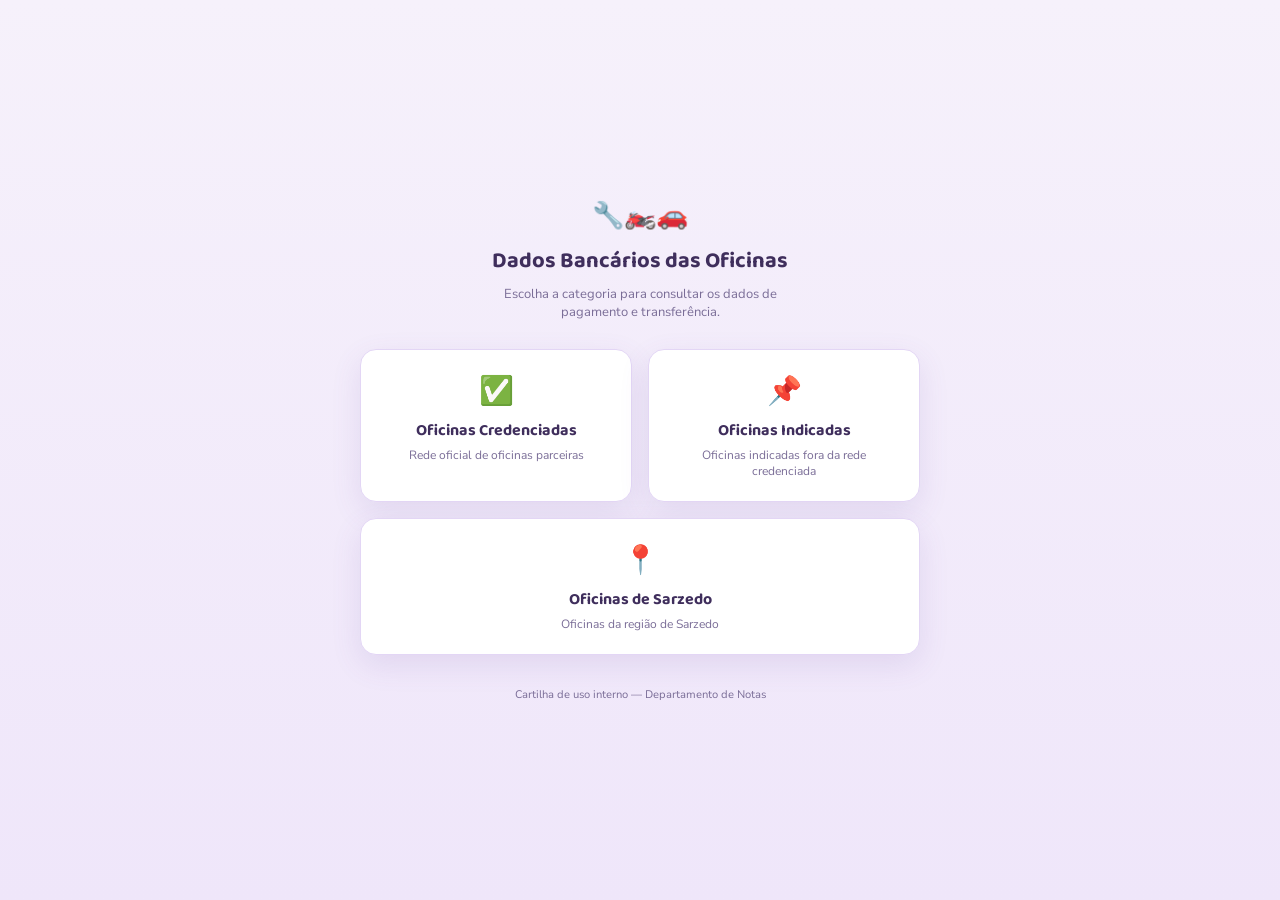
<file: index.html>
<!DOCTYPE html>
<html lang="pt-BR">
<head>
<meta charset="UTF-8">
<meta name="viewport" content="width=device-width, initial-scale=1.0">
<title>Dados Bancários das Oficinas</title>
<link rel="preconnect" href="https://fonts.googleapis.com">
<link rel="preconnect" href="https://fonts.gstatic.com" crossorigin>
<link href="https://fonts.googleapis.com/css2?family=Baloo+2:wght@500;600;700&family=Nunito+Sans:wght@400;600;700;800&display=swap" rel="stylesheet">
<style>
  :root{
    --lilas-fundo: #F6F1FB;
    --lilas-fundo-2: #EFE6FA;
    --roxo-principal: #6E4CA8;
    --roxo-escuro: #3F2E5C;
    --roxo-suave: #B79AE0;
    --lilas-borda: #E3D6F5;
    --branco: #FFFFFF;
    --texto: #40325B;
    --texto-suave: #7A6D97;
    --sombra: 0 10px 30px rgba(110, 76, 168, 0.12);
  }
  *{ box-sizing: border-box; }
  body{
    margin:0;
    min-height:100vh;
    background: linear-gradient(180deg, var(--lilas-fundo) 0%, var(--lilas-fundo-2) 100%);
    font-family: 'Nunito Sans', sans-serif;
    color: var(--texto);
    display:flex;
    flex-direction:column;
    align-items:center;
    justify-content:center;
    padding: 32px 20px;
  }
  .oficina-icon-row{ font-size: 26px; margin-bottom: 10px; opacity:0.85; }
  h1{
    font-family: 'Baloo 2', sans-serif;
    font-weight: 700;
    font-size: 22px;
    color: var(--roxo-escuro);
    margin: 0 0 6px;
    text-align:center;
  }
  p.sub{
    color: var(--texto-suave);
    font-size: 13px;
    max-width: 340px;
    text-align:center;
    margin: 0 0 28px;
    line-height:1.4;
  }
  .opcoes{
    display:flex;
    gap:16px;
    flex-wrap:wrap;
    justify-content:center;
    max-width: 560px;
  }
  .opcao{
    background: var(--branco);
    border: 1px solid var(--lilas-borda);
    border-radius: 16px;
    box-shadow: var(--sombra);
    padding: 22px 24px;
    text-decoration:none;
    color: var(--texto);
    flex: 1 1 220px;
    min-width: 220px;
    text-align:center;
    transition: transform 0.15s ease, border-color 0.15s ease;
  }
  .opcao:hover{
    transform: translateY(-2px);
    border-color: var(--roxo-suave);
  }
  .opcao .icone{ font-size: 28px; margin-bottom: 8px; }
  .opcao .titulo{
    font-family: 'Baloo 2', sans-serif;
    font-weight: 700;
    font-size: 16px;
    color: var(--roxo-escuro);
    margin-bottom: 4px;
  }
  .opcao .desc{
    font-size: 12px;
    color: var(--texto-suave);
  }
  footer{
    margin-top: 32px;
    font-size: 11px;
    color: var(--texto-suave);
    text-align:center;
  }
</style>
</head>
<body>

  <div class="oficina-icon-row">🔧🏍️🚗</div>
  <h1>Dados Bancários das Oficinas</h1>
  <p class="sub">Escolha a categoria para consultar os dados de pagamento e transferência.</p>

  <div class="opcoes">
    <a class="opcao" href="credenciadas/index.html">
      <div class="icone">✅</div>
      <div class="titulo">Oficinas Credenciadas</div>
      <div class="desc">Rede oficial de oficinas parceiras</div>
    </a>
    <a class="opcao" href="indicadas/index.html">
      <div class="icone">📌</div>
      <div class="titulo">Oficinas Indicadas</div>
      <div class="desc">Oficinas indicadas fora da rede credenciada</div>
    </a>
    <a class="opcao" href="sarzedo/index.html">
      <div class="icone">📍</div>
      <div class="titulo">Oficinas de Sarzedo</div>
      <div class="desc">Oficinas da região de Sarzedo</div>
    </a>
  </div>

  <footer>Cartilha de uso interno — Departamento de Notas</footer>

</body>
</html>
</file>
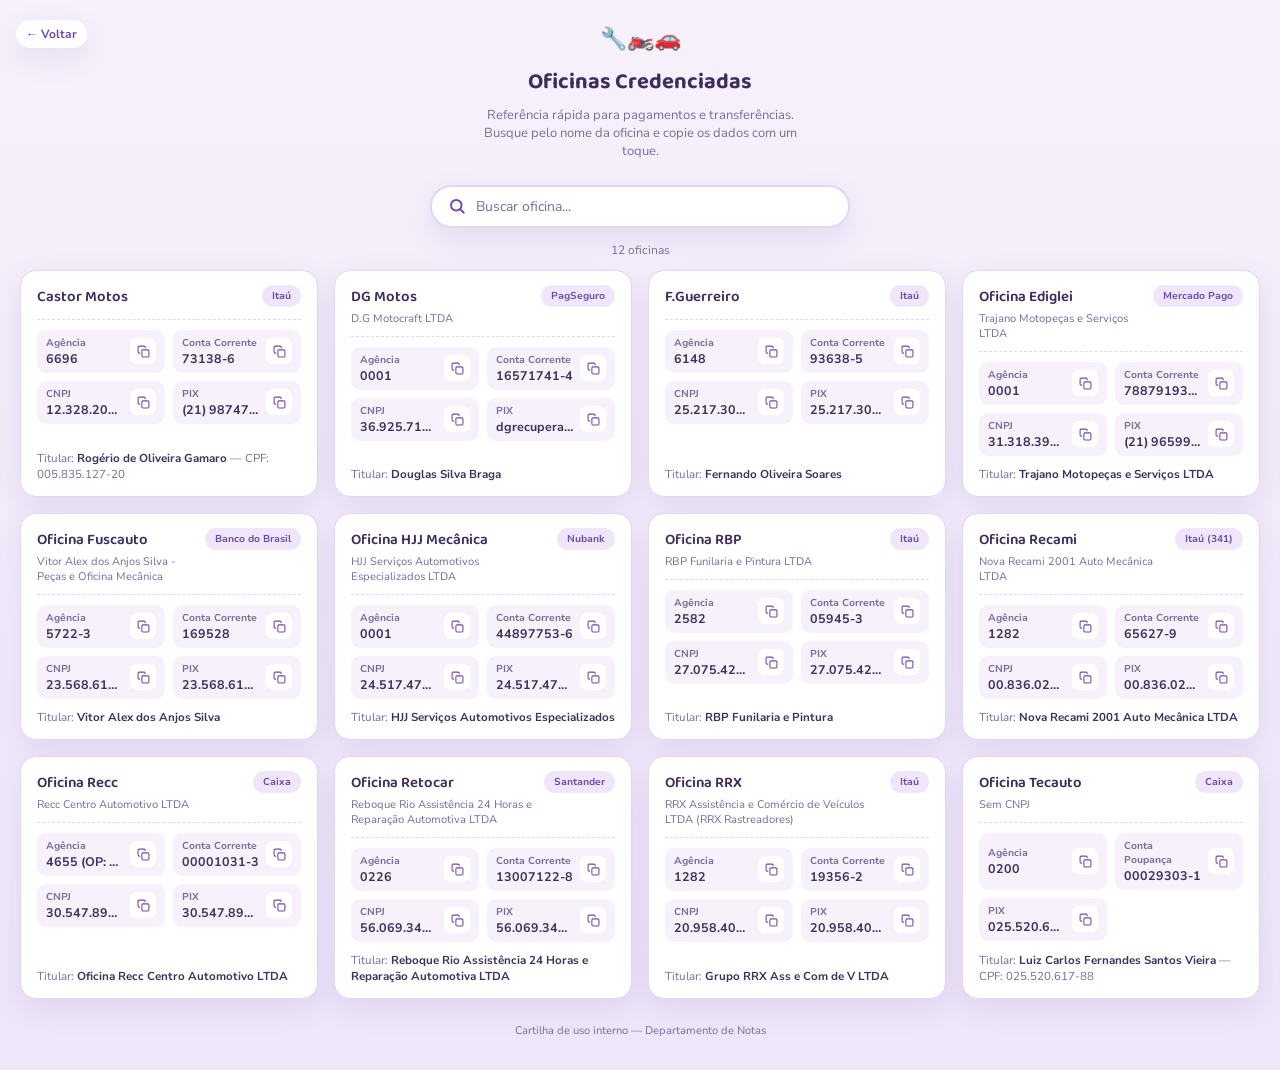
<file: credenciadas/index.html>
<!DOCTYPE html>
<html lang="pt-BR">
<head>
<meta charset="UTF-8">
<meta name="viewport" content="width=device-width, initial-scale=1.0">
<title>Oficinas Credenciadas — Dados Bancários</title>
<link rel="preconnect" href="https://fonts.googleapis.com">
<link rel="preconnect" href="https://fonts.gstatic.com" crossorigin>
<link href="https://fonts.googleapis.com/css2?family=Baloo+2:wght@500;600;700&family=Nunito+Sans:wght@400;600;700;800&display=swap" rel="stylesheet">
<link rel="stylesheet" href="css/style.css">
</head>
<body>

<header>
  <a class="voltar" href="../index.html">← Voltar</a>
  <div class="oficina-icon-row">🔧🏍️🚗</div>
  <h1>Oficinas Credenciadas</h1>
  <p>Referência rápida para pagamentos e transferências. Busque pelo nome da oficina e copie os dados com um toque.</p>
</header>

<div class="container">
  <div class="search-wrap">
    <div class="search-box">
      <svg width="18" height="18" viewBox="0 0 24 24" fill="none" stroke="currentColor" stroke-width="2.5" stroke-linecap="round"><circle cx="11" cy="11" r="7"></circle><line x1="21" y1="21" x2="16.65" y2="16.65"></line></svg>
      <input type="text" id="busca" placeholder="Buscar oficina..." autocomplete="off">
    </div>
  </div>

  <div class="contador" id="contador"></div>

  <div class="grid" id="grid"></div>
  <div class="vazio" id="vazio" style="display:none;">Nenhuma oficina encontrada com esse nome.</div>
</div>

<footer>Cartilha de uso interno — Departamento de Notas</footer>

<script src="js/script.js"></script>
</body>
</html>
</file>
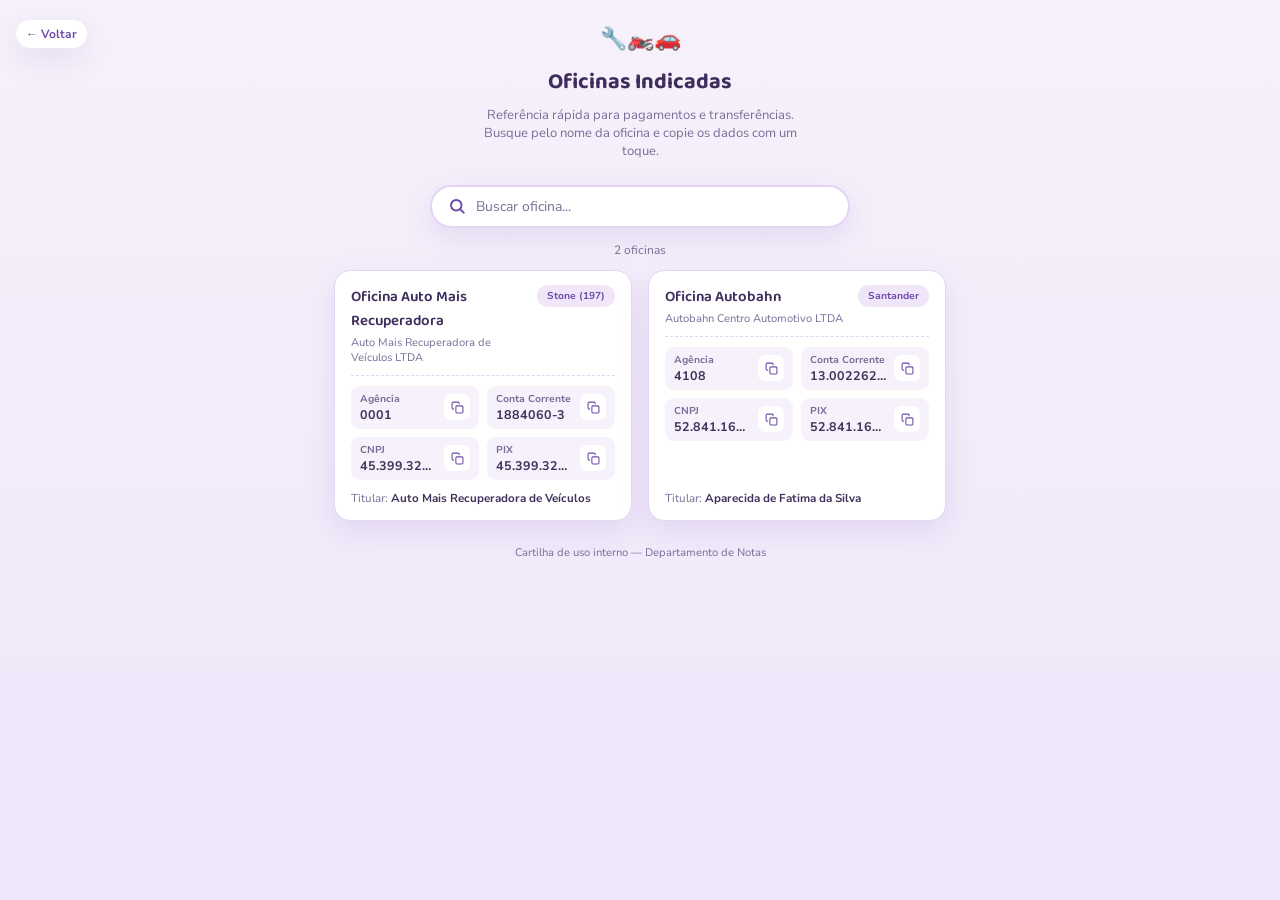
<file: indicadas/index.html>
<!DOCTYPE html>
<html lang="pt-BR">
<head>
<meta charset="UTF-8">
<meta name="viewport" content="width=device-width, initial-scale=1.0">
<title>Oficinas Indicadas — Dados Bancários</title>
<link rel="preconnect" href="https://fonts.googleapis.com">
<link rel="preconnect" href="https://fonts.gstatic.com" crossorigin>
<link href="https://fonts.googleapis.com/css2?family=Baloo+2:wght@500;600;700&family=Nunito+Sans:wght@400;600;700;800&display=swap" rel="stylesheet">
<link rel="stylesheet" href="css/style.css">
</head>
<body>

<header>
  <a class="voltar" href="../index.html">← Voltar</a>
  <div class="oficina-icon-row">🔧🏍️🚗</div>
  <h1>Oficinas Indicadas</h1>
  <p>Referência rápida para pagamentos e transferências. Busque pelo nome da oficina e copie os dados com um toque.</p>
</header>

<div class="container">
  <div class="search-wrap">
    <div class="search-box">
      <svg width="18" height="18" viewBox="0 0 24 24" fill="none" stroke="currentColor" stroke-width="2.5" stroke-linecap="round"><circle cx="11" cy="11" r="7"></circle><line x1="21" y1="21" x2="16.65" y2="16.65"></line></svg>
      <input type="text" id="busca" placeholder="Buscar oficina..." autocomplete="off">
    </div>
  </div>

  <div class="contador" id="contador"></div>

  <div class="grid" id="grid"></div>
  <div class="vazio" id="vazio" style="display:none;">Nenhuma oficina encontrada com esse nome.</div>
</div>

<footer>Cartilha de uso interno — Departamento de Notas</footer>

<script src="js/script.js"></script>
</body>
</html>
</file>
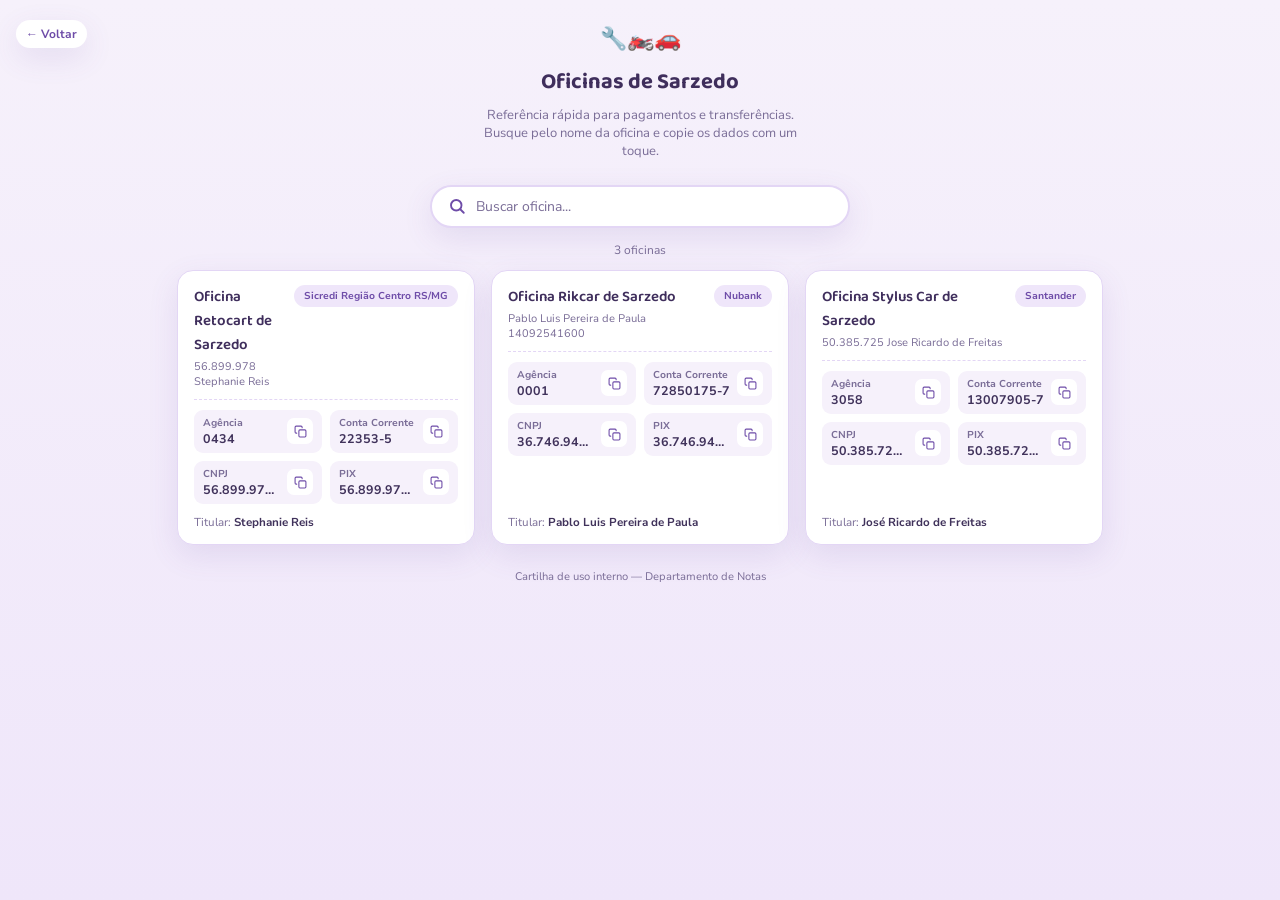
<file: sarzedo/index.html>
<!DOCTYPE html>
<html lang="pt-BR">
<head>
<meta charset="UTF-8">
<meta name="viewport" content="width=device-width, initial-scale=1.0">
<title>Oficinas de Sarzedo — Dados Bancários</title>
<link rel="preconnect" href="https://fonts.googleapis.com">
<link rel="preconnect" href="https://fonts.gstatic.com" crossorigin>
<link href="https://fonts.googleapis.com/css2?family=Baloo+2:wght@500;600;700&family=Nunito+Sans:wght@400;600;700;800&display=swap" rel="stylesheet">
<link rel="stylesheet" href="css/style.css">
</head>
<body>

<header>
  <a class="voltar" href="../index.html">← Voltar</a>
  <div class="oficina-icon-row">🔧🏍️🚗</div>
  <h1>Oficinas de Sarzedo</h1>
  <p>Referência rápida para pagamentos e transferências. Busque pelo nome da oficina e copie os dados com um toque.</p>
</header>

<div class="container">
  <div class="search-wrap">
    <div class="search-box">
      <svg width="18" height="18" viewBox="0 0 24 24" fill="none" stroke="currentColor" stroke-width="2.5" stroke-linecap="round"><circle cx="11" cy="11" r="7"></circle><line x1="21" y1="21" x2="16.65" y2="16.65"></line></svg>
      <input type="text" id="busca" placeholder="Buscar oficina..." autocomplete="off">
    </div>
  </div>

  <div class="contador" id="contador"></div>

  <div class="grid" id="grid"></div>
  <div class="vazio" id="vazio" style="display:none;">Nenhuma oficina encontrada com esse nome.</div>
</div>

<footer>Cartilha de uso interno — Departamento de Notas</footer>

<script src="js/script.js"></script>
</body>
</html>
</file>
<file: credenciadas/css/style.css>
:root{
  --lilas-fundo: #F6F1FB;
  --lilas-fundo-2: #EFE6FA;
  --roxo-principal: #6E4CA8;
  --roxo-escuro: #3F2E5C;
  --roxo-suave: #B79AE0;
  --lilas-borda: #E3D6F5;
  --branco: #FFFFFF;
  --texto: #40325B;
  --texto-suave: #7A6D97;
  --menta: #4FAE8C;
  --menta-fundo: #E4F5EF;
  --sombra: 0 10px 30px rgba(110, 76, 168, 0.12);
}

*{ box-sizing: border-box; }

body{
  margin:0;
  background: linear-gradient(180deg, var(--lilas-fundo) 0%, var(--lilas-fundo-2) 100%);
  font-family: 'Nunito Sans', sans-serif;
  color: var(--texto);
  min-height: 100vh;
  padding-bottom: 32px;
}

header{
  padding: 24px 16px 16px;
  text-align: center;
  position: relative;
}

.voltar{
  position: absolute;
  top: 20px;
  left: 16px;
  font-size: 12px;
  font-weight: 700;
  color: var(--roxo-principal);
  text-decoration: none;
  padding: 6px 10px;
  border-radius: 999px;
  background: var(--branco);
  box-shadow: var(--sombra);
}

.voltar:hover{
  color: var(--roxo-escuro);
}

.oficina-icon-row{
  display:flex;
  justify-content:center;
  gap: 10px;
  margin-bottom: 10px;
  font-size: 22px;
  opacity: 0.85;
}

h1{
  font-family: 'Baloo 2', sans-serif;
  font-weight: 700;
  font-size: 22px;
  color: var(--roxo-escuro);
  margin: 0 0 6px;
}

header p{
  color: var(--texto-suave);
  font-size: 13px;
  max-width: 340px;
  margin: 0 auto;
  line-height: 1.4;
}

.container{
  max-width: 1280px;
  margin: 0 auto;
  padding: 0 20px;
}

.search-wrap{
  position: sticky;
  top: 8px;
  z-index: 10;
  margin: 8px 0 14px;
  max-width: 420px;
  margin-left: auto;
  margin-right: auto;
}

.search-box{
  display:flex;
  align-items:center;
  gap: 8px;
  background: var(--branco);
  border: 2px solid var(--lilas-borda);
  border-radius: 999px;
  padding: 9px 16px;
  box-shadow: var(--sombra);
  transition: border-color 0.2s ease;
}

.search-box:focus-within{
  border-color: var(--roxo-suave);
}

.search-box svg{
  flex-shrink:0;
  color: var(--roxo-principal);
}

.search-box input{
  border:none;
  outline:none;
  font-family: 'Nunito Sans', sans-serif;
  font-size: 14px;
  width:100%;
  color: var(--texto);
  background: transparent;
}

.search-box input::placeholder{
  color: var(--texto-suave);
}

.contador{
  text-align:center;
  font-size: 12px;
  color: var(--texto-suave);
  margin-bottom: 12px;
}

.grid{
  display:flex;
  flex-wrap: wrap;
  justify-content: center;
  align-items: stretch;
  gap: 16px;
}

.grid .card{
  flex: 0 1 calc(25% - 12px);
  min-width: 260px;
  display:flex;
  flex-direction: column;
}

@media (max-width: 1100px){
  .grid .card{ flex-basis: calc(33.333% - 11px); }
}

@media (max-width: 820px){
  .grid .card{ flex-basis: calc(50% - 8px); }
}

@media (max-width: 560px){
  .grid .card{ flex-basis: 100%; }
}

.card{
  background: var(--branco);
  border-radius: 16px;
  padding: 14px 16px;
  box-shadow: var(--sombra);
  border: 1px solid var(--lilas-borda);
}

.card-top{
  display:flex;
  justify-content: space-between;
  align-items: flex-start;
  gap: 8px;
  margin-bottom: 10px;
  padding-bottom: 10px;
  border-bottom: 1px dashed var(--lilas-borda);
}

.card-nome{
  font-family: 'Baloo 2', sans-serif;
  font-weight: 600;
  font-size: 15px;
  color: var(--roxo-escuro);
}

.card-razao{
  font-size: 11px;
  color: var(--texto-suave);
  margin-top: 2px;
}

.banco-badge{
  background: var(--lilas-fundo-2);
  color: var(--roxo-principal);
  font-size: 10px;
  font-weight: 700;
  padding: 4px 10px;
  border-radius: 999px;
  white-space: nowrap;
  flex-shrink: 0;
}

.campos{
  display:grid;
  grid-template-columns: minmax(0, 1fr) minmax(0, 1fr);
  gap: 8px;
}

.campo{
  display:flex;
  justify-content: space-between;
  align-items:center;
  gap: 6px;
  background: var(--lilas-fundo);
  border-radius: 9px;
  padding: 6px 9px;
  min-width: 0;
}

.campo-texto{
  overflow: hidden;
  min-width: 0;
  flex: 1 1 auto;
}

.campo-label{
  font-size: 10px;
  color: var(--texto-suave);
  font-weight: 700;
  text-transform: none;
  display:block;
}

.campo-valor{
  display: block;
  width: 100%;
  font-size: 12.5px;
  font-weight: 700;
  color: var(--texto);
  white-space: nowrap;
  overflow:hidden;
  text-overflow: ellipsis;
}

.btn-copiar{
  border:none;
  background: var(--branco);
  color: var(--roxo-principal);
  width: 26px;
  height: 26px;
  border-radius: 7px;
  display:flex;
  align-items:center;
  justify-content:center;
  cursor:pointer;
  flex-shrink:0;
  transition: background 0.15s ease, transform 0.1s ease;
}

.btn-copiar:hover{
  background: var(--lilas-fundo-2);
}

.btn-copiar.copiado{
  background: var(--menta-fundo);
  color: var(--menta);
}

.btn-copiar svg{
  width: 13px;
  height: 13px;
}

.titular-linha{
  font-size: 11.5px;
  color: var(--texto-suave);
  margin-top: auto;
  padding-top: 10px;
}

.titular-linha b{
  color: var(--texto);
  font-weight: 700;
}

.vazio{
  text-align:center;
  color: var(--texto-suave);
  padding: 40px 20px;
  font-size: 13px;
}

footer{
  text-align:center;
  margin-top: 24px;
  font-size: 11px;
  color: var(--texto-suave);
}

@media (max-width: 360px){
  .campos{ grid-template-columns: 1fr; }
}
</file>
<file: indicadas/css/style.css>
:root{
  --lilas-fundo: #F6F1FB;
  --lilas-fundo-2: #EFE6FA;
  --roxo-principal: #6E4CA8;
  --roxo-escuro: #3F2E5C;
  --roxo-suave: #B79AE0;
  --lilas-borda: #E3D6F5;
  --branco: #FFFFFF;
  --texto: #40325B;
  --texto-suave: #7A6D97;
  --menta: #4FAE8C;
  --menta-fundo: #E4F5EF;
  --sombra: 0 10px 30px rgba(110, 76, 168, 0.12);
}

*{ box-sizing: border-box; }

body{
  margin:0;
  background: linear-gradient(180deg, var(--lilas-fundo) 0%, var(--lilas-fundo-2) 100%);
  font-family: 'Nunito Sans', sans-serif;
  color: var(--texto);
  min-height: 100vh;
  padding-bottom: 32px;
}

header{
  padding: 24px 16px 16px;
  text-align: center;
  position: relative;
}

.voltar{
  position: absolute;
  top: 20px;
  left: 16px;
  font-size: 12px;
  font-weight: 700;
  color: var(--roxo-principal);
  text-decoration: none;
  padding: 6px 10px;
  border-radius: 999px;
  background: var(--branco);
  box-shadow: var(--sombra);
}

.voltar:hover{
  color: var(--roxo-escuro);
}

.oficina-icon-row{
  display:flex;
  justify-content:center;
  gap: 10px;
  margin-bottom: 10px;
  font-size: 22px;
  opacity: 0.85;
}

h1{
  font-family: 'Baloo 2', sans-serif;
  font-weight: 700;
  font-size: 22px;
  color: var(--roxo-escuro);
  margin: 0 0 6px;
}

header p{
  color: var(--texto-suave);
  font-size: 13px;
  max-width: 340px;
  margin: 0 auto;
  line-height: 1.4;
}

.container{
  max-width: 1280px;
  margin: 0 auto;
  padding: 0 20px;
}

.search-wrap{
  position: sticky;
  top: 8px;
  z-index: 10;
  margin: 8px 0 14px;
  max-width: 420px;
  margin-left: auto;
  margin-right: auto;
}

.search-box{
  display:flex;
  align-items:center;
  gap: 8px;
  background: var(--branco);
  border: 2px solid var(--lilas-borda);
  border-radius: 999px;
  padding: 9px 16px;
  box-shadow: var(--sombra);
  transition: border-color 0.2s ease;
}

.search-box:focus-within{
  border-color: var(--roxo-suave);
}

.search-box svg{
  flex-shrink:0;
  color: var(--roxo-principal);
}

.search-box input{
  border:none;
  outline:none;
  font-family: 'Nunito Sans', sans-serif;
  font-size: 14px;
  width:100%;
  color: var(--texto);
  background: transparent;
}

.search-box input::placeholder{
  color: var(--texto-suave);
}

.contador{
  text-align:center;
  font-size: 12px;
  color: var(--texto-suave);
  margin-bottom: 12px;
}

.grid{
  display:flex;
  flex-wrap: wrap;
  justify-content: center;
  align-items: stretch;
  gap: 16px;
}

.grid .card{
  flex: 0 1 calc(25% - 12px);
  min-width: 260px;
  display:flex;
  flex-direction: column;
}

@media (max-width: 1100px){
  .grid .card{ flex-basis: calc(33.333% - 11px); }
}

@media (max-width: 820px){
  .grid .card{ flex-basis: calc(50% - 8px); }
}

@media (max-width: 560px){
  .grid .card{ flex-basis: 100%; }
}

.card{
  background: var(--branco);
  border-radius: 16px;
  padding: 14px 16px;
  box-shadow: var(--sombra);
  border: 1px solid var(--lilas-borda);
}

.card-top{
  display:flex;
  justify-content: space-between;
  align-items: flex-start;
  gap: 8px;
  margin-bottom: 10px;
  padding-bottom: 10px;
  border-bottom: 1px dashed var(--lilas-borda);
}

.card-nome{
  font-family: 'Baloo 2', sans-serif;
  font-weight: 600;
  font-size: 15px;
  color: var(--roxo-escuro);
}

.card-razao{
  font-size: 11px;
  color: var(--texto-suave);
  margin-top: 2px;
}

.banco-badge{
  background: var(--lilas-fundo-2);
  color: var(--roxo-principal);
  font-size: 10px;
  font-weight: 700;
  padding: 4px 10px;
  border-radius: 999px;
  white-space: nowrap;
  flex-shrink: 0;
}

.campos{
  display:grid;
  grid-template-columns: minmax(0, 1fr) minmax(0, 1fr);
  gap: 8px;
}

.campo{
  display:flex;
  justify-content: space-between;
  align-items:center;
  gap: 6px;
  background: var(--lilas-fundo);
  border-radius: 9px;
  padding: 6px 9px;
  min-width: 0;
}

.campo-texto{
  overflow: hidden;
  min-width: 0;
  flex: 1 1 auto;
}

.campo-label{
  font-size: 10px;
  color: var(--texto-suave);
  font-weight: 700;
  text-transform: none;
  display:block;
}

.campo-valor{
  display: block;
  width: 100%;
  font-size: 12.5px;
  font-weight: 700;
  color: var(--texto);
  white-space: nowrap;
  overflow:hidden;
  text-overflow: ellipsis;
}

.btn-copiar{
  border:none;
  background: var(--branco);
  color: var(--roxo-principal);
  width: 26px;
  height: 26px;
  border-radius: 7px;
  display:flex;
  align-items:center;
  justify-content:center;
  cursor:pointer;
  flex-shrink:0;
  transition: background 0.15s ease, transform 0.1s ease;
}

.btn-copiar:hover{
  background: var(--lilas-fundo-2);
}

.btn-copiar.copiado{
  background: var(--menta-fundo);
  color: var(--menta);
}

.btn-copiar svg{
  width: 13px;
  height: 13px;
}

.titular-linha{
  font-size: 11.5px;
  color: var(--texto-suave);
  margin-top: auto;
  padding-top: 10px;
}

.titular-linha b{
  color: var(--texto);
  font-weight: 700;
}

.vazio{
  text-align:center;
  color: var(--texto-suave);
  padding: 40px 20px;
  font-size: 13px;
}

footer{
  text-align:center;
  margin-top: 24px;
  font-size: 11px;
  color: var(--texto-suave);
}

@media (max-width: 360px){
  .campos{ grid-template-columns: 1fr; }
}
</file>
<file: sarzedo/css/style.css>
:root{
  --lilas-fundo: #F6F1FB;
  --lilas-fundo-2: #EFE6FA;
  --roxo-principal: #6E4CA8;
  --roxo-escuro: #3F2E5C;
  --roxo-suave: #B79AE0;
  --lilas-borda: #E3D6F5;
  --branco: #FFFFFF;
  --texto: #40325B;
  --texto-suave: #7A6D97;
  --menta: #4FAE8C;
  --menta-fundo: #E4F5EF;
  --sombra: 0 10px 30px rgba(110, 76, 168, 0.12);
}

*{ box-sizing: border-box; }

body{
  margin:0;
  background: linear-gradient(180deg, var(--lilas-fundo) 0%, var(--lilas-fundo-2) 100%);
  font-family: 'Nunito Sans', sans-serif;
  color: var(--texto);
  min-height: 100vh;
  padding-bottom: 32px;
}

header{
  padding: 24px 16px 16px;
  text-align: center;
  position: relative;
}

.voltar{
  position: absolute;
  top: 20px;
  left: 16px;
  font-size: 12px;
  font-weight: 700;
  color: var(--roxo-principal);
  text-decoration: none;
  padding: 6px 10px;
  border-radius: 999px;
  background: var(--branco);
  box-shadow: var(--sombra);
}

.voltar:hover{
  color: var(--roxo-escuro);
}

.oficina-icon-row{
  display:flex;
  justify-content:center;
  gap: 10px;
  margin-bottom: 10px;
  font-size: 22px;
  opacity: 0.85;
}

h1{
  font-family: 'Baloo 2', sans-serif;
  font-weight: 700;
  font-size: 22px;
  color: var(--roxo-escuro);
  margin: 0 0 6px;
}

header p{
  color: var(--texto-suave);
  font-size: 13px;
  max-width: 340px;
  margin: 0 auto;
  line-height: 1.4;
}

.container{
  max-width: 1280px;
  margin: 0 auto;
  padding: 0 20px;
}

.search-wrap{
  position: sticky;
  top: 8px;
  z-index: 10;
  margin: 8px 0 14px;
  max-width: 420px;
  margin-left: auto;
  margin-right: auto;
}

.search-box{
  display:flex;
  align-items:center;
  gap: 8px;
  background: var(--branco);
  border: 2px solid var(--lilas-borda);
  border-radius: 999px;
  padding: 9px 16px;
  box-shadow: var(--sombra);
  transition: border-color 0.2s ease;
}

.search-box:focus-within{
  border-color: var(--roxo-suave);
}

.search-box svg{
  flex-shrink:0;
  color: var(--roxo-principal);
}

.search-box input{
  border:none;
  outline:none;
  font-family: 'Nunito Sans', sans-serif;
  font-size: 14px;
  width:100%;
  color: var(--texto);
  background: transparent;
}

.search-box input::placeholder{
  color: var(--texto-suave);
}

.contador{
  text-align:center;
  font-size: 12px;
  color: var(--texto-suave);
  margin-bottom: 12px;
}

.grid{
  display:flex;
  flex-wrap: wrap;
  justify-content: center;
  align-items: stretch;
  gap: 16px;
}

.grid .card{
  flex: 0 1 calc(25% - 12px);
  min-width: 260px;
  display:flex;
  flex-direction: column;
}

@media (max-width: 1100px){
  .grid .card{ flex-basis: calc(33.333% - 11px); }
}

@media (max-width: 820px){
  .grid .card{ flex-basis: calc(50% - 8px); }
}

@media (max-width: 560px){
  .grid .card{ flex-basis: 100%; }
}

.card{
  background: var(--branco);
  border-radius: 16px;
  padding: 14px 16px;
  box-shadow: var(--sombra);
  border: 1px solid var(--lilas-borda);
}

.card-top{
  display:flex;
  justify-content: space-between;
  align-items: flex-start;
  gap: 8px;
  margin-bottom: 10px;
  padding-bottom: 10px;
  border-bottom: 1px dashed var(--lilas-borda);
}

.card-nome{
  font-family: 'Baloo 2', sans-serif;
  font-weight: 600;
  font-size: 15px;
  color: var(--roxo-escuro);
}

.card-razao{
  font-size: 11px;
  color: var(--texto-suave);
  margin-top: 2px;
}

.banco-badge{
  background: var(--lilas-fundo-2);
  color: var(--roxo-principal);
  font-size: 10px;
  font-weight: 700;
  padding: 4px 10px;
  border-radius: 999px;
  white-space: nowrap;
  flex-shrink: 0;
}

.campos{
  display:grid;
  grid-template-columns: minmax(0, 1fr) minmax(0, 1fr);
  gap: 8px;
}

.campo{
  display:flex;
  justify-content: space-between;
  align-items:center;
  gap: 6px;
  background: var(--lilas-fundo);
  border-radius: 9px;
  padding: 6px 9px;
  min-width: 0;
}

.campo-texto{
  overflow: hidden;
  min-width: 0;
  flex: 1 1 auto;
}

.campo-label{
  font-size: 10px;
  color: var(--texto-suave);
  font-weight: 700;
  text-transform: none;
  display:block;
}

.campo-valor{
  display: block;
  width: 100%;
  font-size: 12.5px;
  font-weight: 700;
  color: var(--texto);
  white-space: nowrap;
  overflow:hidden;
  text-overflow: ellipsis;
}

.btn-copiar{
  border:none;
  background: var(--branco);
  color: var(--roxo-principal);
  width: 26px;
  height: 26px;
  border-radius: 7px;
  display:flex;
  align-items:center;
  justify-content:center;
  cursor:pointer;
  flex-shrink:0;
  transition: background 0.15s ease, transform 0.1s ease;
}

.btn-copiar:hover{
  background: var(--lilas-fundo-2);
}

.btn-copiar.copiado{
  background: var(--menta-fundo);
  color: var(--menta);
}

.btn-copiar svg{
  width: 13px;
  height: 13px;
}

.titular-linha{
  font-size: 11.5px;
  color: var(--texto-suave);
  margin-top: auto;
  padding-top: 10px;
}

.titular-linha b{
  color: var(--texto);
  font-weight: 700;
}

.vazio{
  text-align:center;
  color: var(--texto-suave);
  padding: 40px 20px;
  font-size: 13px;
}

footer{
  text-align:center;
  margin-top: 24px;
  font-size: 11px;
  color: var(--texto-suave);
}

@media (max-width: 360px){
  .campos{ grid-template-columns: 1fr; }
}
</file>
